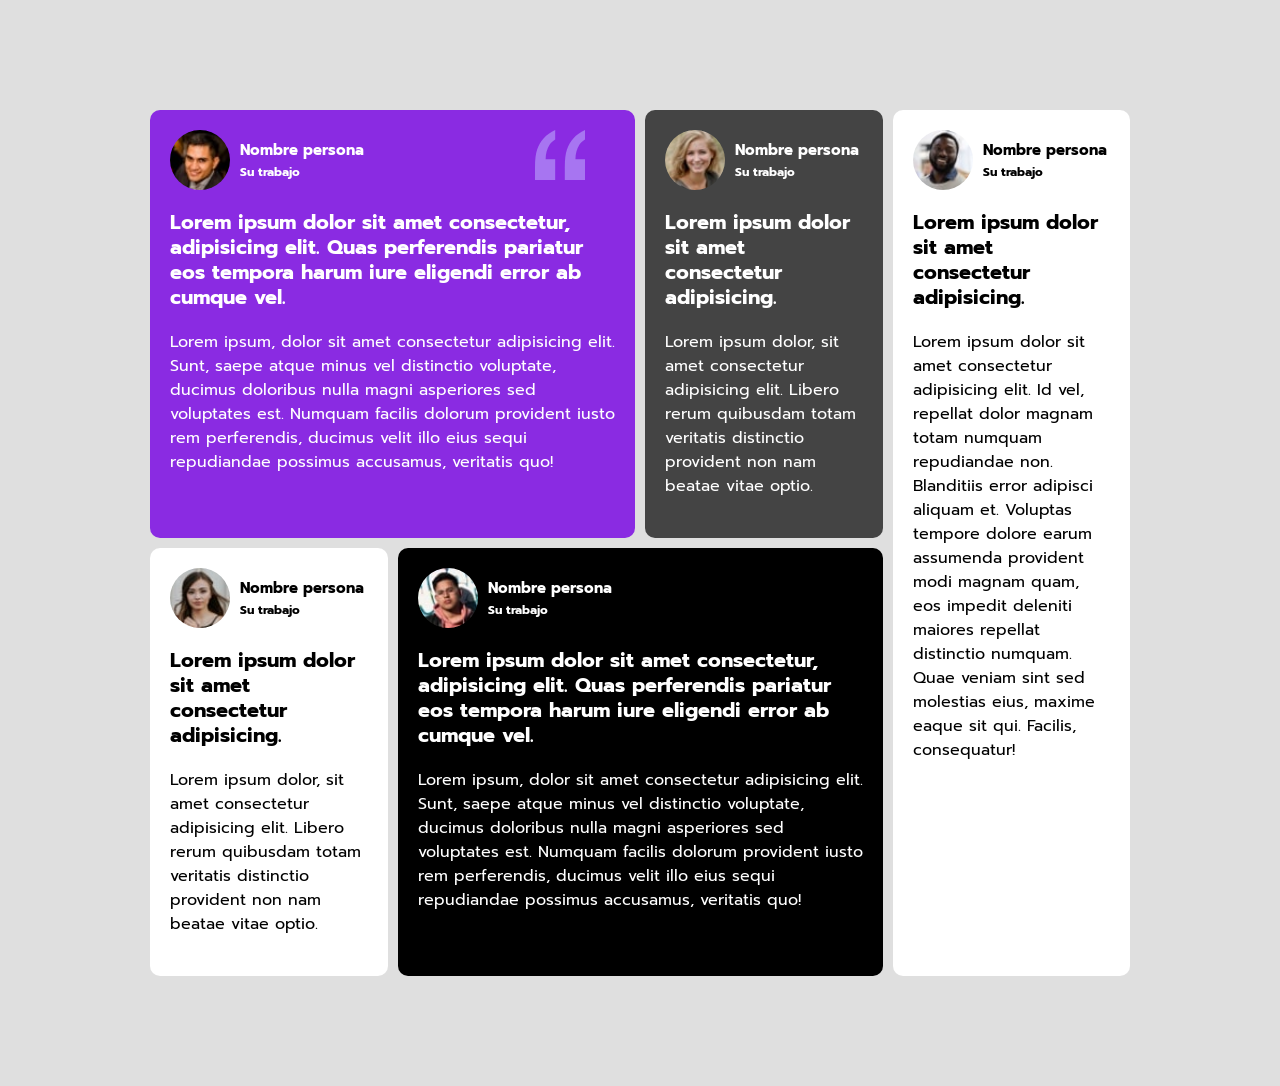
<file: Testimonial Grid/index.html>
<!DOCTYPE html>
<html lang="en">
  <head>
    <meta charset="UTF-8" />
    <meta http-equiv="X-UA-Compatible" content="IE=edge" />
    <meta name="viewport" content="width=device-width, initial-scale=1.0" />

    <title>Testimonial Grid</title>

    <link rel="stylesheet" type="text/css" href="estilos.css" />
    <link rel="preconnect" href="https://fonts.googleapis.com" />
    <link rel="preconnect" href="https://fonts.gstatic.com" crossorigin />
  </head>
  <body>
    <div class="container">
      <div class="testimonial-violet test">
        <div class="test-header">
          <img src="./images/image-daniel.jpg" alt="image" />
          <div class="persona-info">
            <h4>Nombre persona</h4>
            <h5>Su trabajo</h5>
          </div>
        </div>

        <h3>
          Lorem ipsum dolor sit amet consectetur, adipisicing elit. Quas
          perferendis pariatur eos tempora harum iure eligendi error ab cumque
          vel.
        </h3>

        <p>
          Lorem ipsum, dolor sit amet consectetur adipisicing elit. Sunt, saepe
          atque minus vel distinctio voluptate, ducimus doloribus nulla magni
          asperiores sed voluptates est. Numquam facilis dolorum provident iusto
          rem perferendis, ducimus velit illo eius sequi repudiandae possimus
          accusamus, veritatis quo!
        </p>

        <img class="fav" src="./images/bg-pattern-quotation.svg" alt="fav" />
      </div>
      <div class="testimonial-grey test">
        <div class="test-header">
          <img src="./images/image-jeanette.jpg" alt="image" />
          <div class="persona-info">
            <h4>Nombre persona</h4>
            <h5>Su trabajo</h5>
          </div>
        </div>

        <h3>Lorem ipsum dolor sit amet consectetur adipisicing.</h3>

        <p>
          Lorem ipsum dolor, sit amet consectetur adipisicing elit. Libero rerum
          quibusdam totam veritatis distinctio provident non nam beatae vitae
          optio.
        </p>
      </div>
      <div class="testimonial-white-large test">
        <div class="test-header">
          <img src="./images/image-jonathan.jpg" alt="image" />
          <div class="persona-info">
            <h4 class="white-color">Nombre persona</h4>
            <h5 class="white-color">Su trabajo</h5>
          </div>
        </div>

        <h3 class="white-color">
          Lorem ipsum dolor sit amet consectetur adipisicing.
        </h3>

        <p class="white-color">
          Lorem ipsum dolor sit amet consectetur adipisicing elit. Id vel,
          repellat dolor magnam totam numquam repudiandae non. Blanditiis error
          adipisci aliquam et. Voluptas tempore dolore earum assumenda provident
          modi magnam quam, eos impedit deleniti maiores repellat distinctio
          numquam. Quae veniam sint sed molestias eius, maxime eaque sit qui.
          Facilis, consequatur!
        </p>
      </div>
      <div class="testimonial-white test">
        <div class="test-header">
          <img src="./images/image-kira.jpg" alt="image" />
          <div class="persona-info">
            <h4 class="white-color">Nombre persona</h4>
            <h5 class="white-color">Su trabajo</h5>
          </div>
        </div>

        <h3 class="white-color">
          Lorem ipsum dolor sit amet consectetur adipisicing.
        </h3>

        <p class="white-color">
          Lorem ipsum dolor, sit amet consectetur adipisicing elit. Libero rerum
          quibusdam totam veritatis distinctio provident non nam beatae vitae
          optio.
        </p>
      </div>
      <div class="testimonial-black test">
        <div class="test-header">
          <img src="./images/image-patrick.jpg" alt="image" />
          <div class="persona-info">
            <h4>Nombre persona</h4>
            <h5>Su trabajo</h5>
          </div>
        </div>

        <h3>
          Lorem ipsum dolor sit amet consectetur, adipisicing elit. Quas
          perferendis pariatur eos tempora harum iure eligendi error ab cumque
          vel.
        </h3>

        <p>
          Lorem ipsum, dolor sit amet consectetur adipisicing elit. Sunt, saepe
          atque minus vel distinctio voluptate, ducimus doloribus nulla magni
          asperiores sed voluptates est. Numquam facilis dolorum provident iusto
          rem perferendis, ducimus velit illo eius sequi repudiandae possimus
          accusamus, veritatis quo!
        </p>
      </div>
    </div>
  </body>
</html>
</file>
<file: Testimonial Grid/estilos.css>
@import url("https://fonts.googleapis.com/css2?family=Prompt:wght@200&display=swap");

* {
  padding: 0px;
  margin: 0px;
  box-sizing: border-box;
  font-size: 10px;
  font-family: Prompt, Helvetica, sans-serif;
}

img {
  max-width: 100%;
}

body {
  background-color: rgb(223, 223, 223);
}

.container {
  display: grid;
  padding: 1rem;
  grid-template-columns: repeat(1, 1fr);
  row-gap: 1rem;
  margin: 10rem auto;
}

.testimonial-violet {
  background-color: blueviolet;
  padding: 2rem;
}

.testimonial-grey {
  background-color: rgb(68, 68, 68);
  padding: 2rem;
}

.testimonial-white-large {
  background-color: #fff;
  color: #000;
  padding: 2rem;
}

.testimonial-white {
  background-color: #fff;
  color: #000;
  padding: 2rem;
}

.testimonial-black {
  background-color: #000;
  padding: 2rem;
}

.test {
  display: flex;
  align-items: flex-start;
  flex-flow: column wrap;
  position: relative;
  border-radius: 1rem;
}

.test-header {
  display: flex;
  margin-bottom: 2rem;
}

.test div img {
  border-radius: 50%;
  width: 6rem;
  height: 6rem;
  object-fit: cover;
}

.persona-info {
  display: flex;
  align-items: flex-start;
  justify-content: center;
  flex-flow: column wrap;
  margin-left: 1rem;
}

.persona-info h4 {
  font-size: 1.5rem;
  color: #fff;
}

.persona-info h5 {
  font-size: 1.2rem;
  margin-top: 0.2rem;
  color: #fff;
}

.fav {
  position: absolute;
  right: 5rem;
  height: 5rem;
  width: 5rem;
}

.test h3 {
  font-size: 2rem;
  color: #fff;
  line-height: 2.5rem;
  margin-bottom: 2rem;
}

.test p {
  color: #fff;
  font-size: 1.6rem;
  margin-bottom: 2rem;
}

.white-color {
  color: #000 !important;
}

@media only screen and (min-width: 768px) {
  .container {
    width: 50rem;
  }
}

@media only screen and (min-width: 1024px) {
  .container {
    display: grid;
    grid-template-columns: repeat(4, 1fr);
    column-gap: 1rem;
    width: 100rem;
  }

  .test:nth-of-type(1) {
    grid-column: 1/3;
  }

  .test:nth-of-type(5) {
    grid-column: 2/4;
    grid-row: 2;
  }

  .test:nth-of-type(3) {
    grid-column: 4;
    grid-row: 1/3;
  }
}

@media only screen and (min-width: 1600px) {
  .container {
    width: 144rem;
  }

  .testimonial-white-large {
    display: flex;
    justify-content: space-between;
    width: 25rem;
  }
}
</file>
